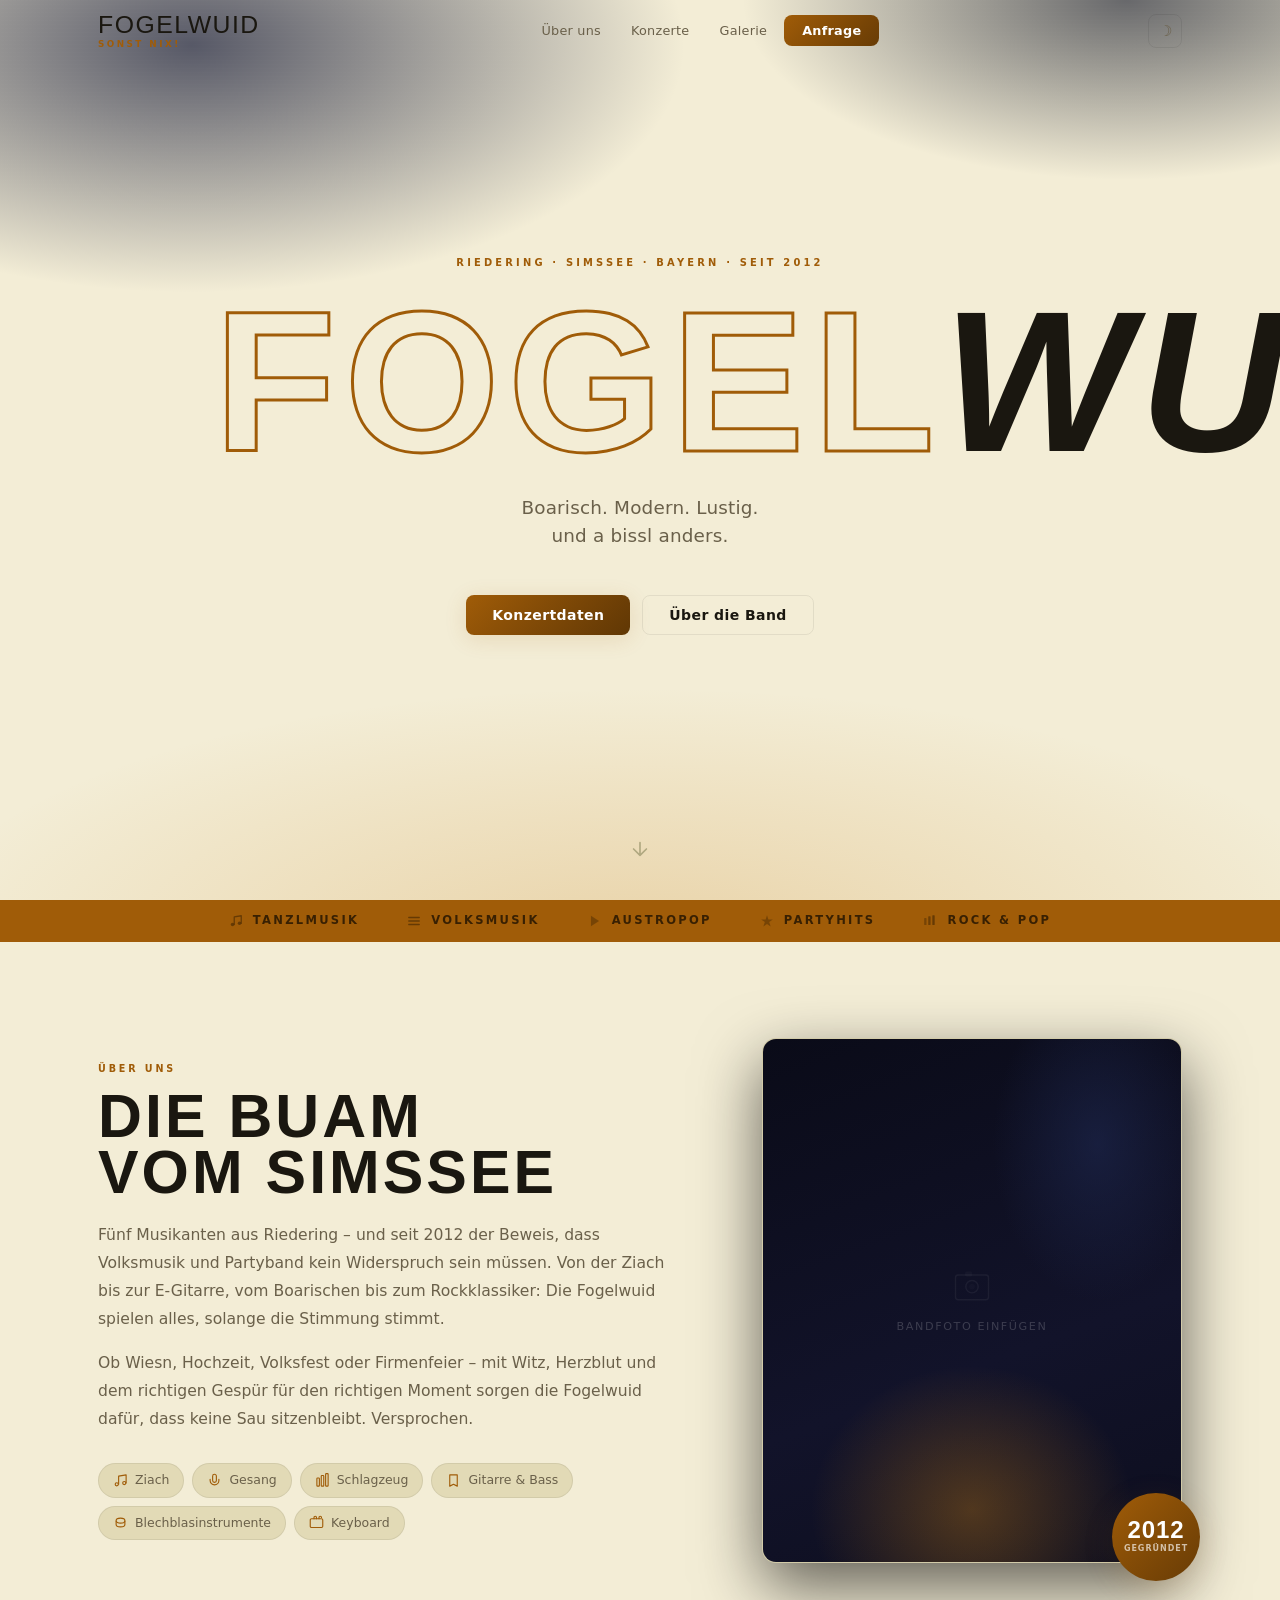
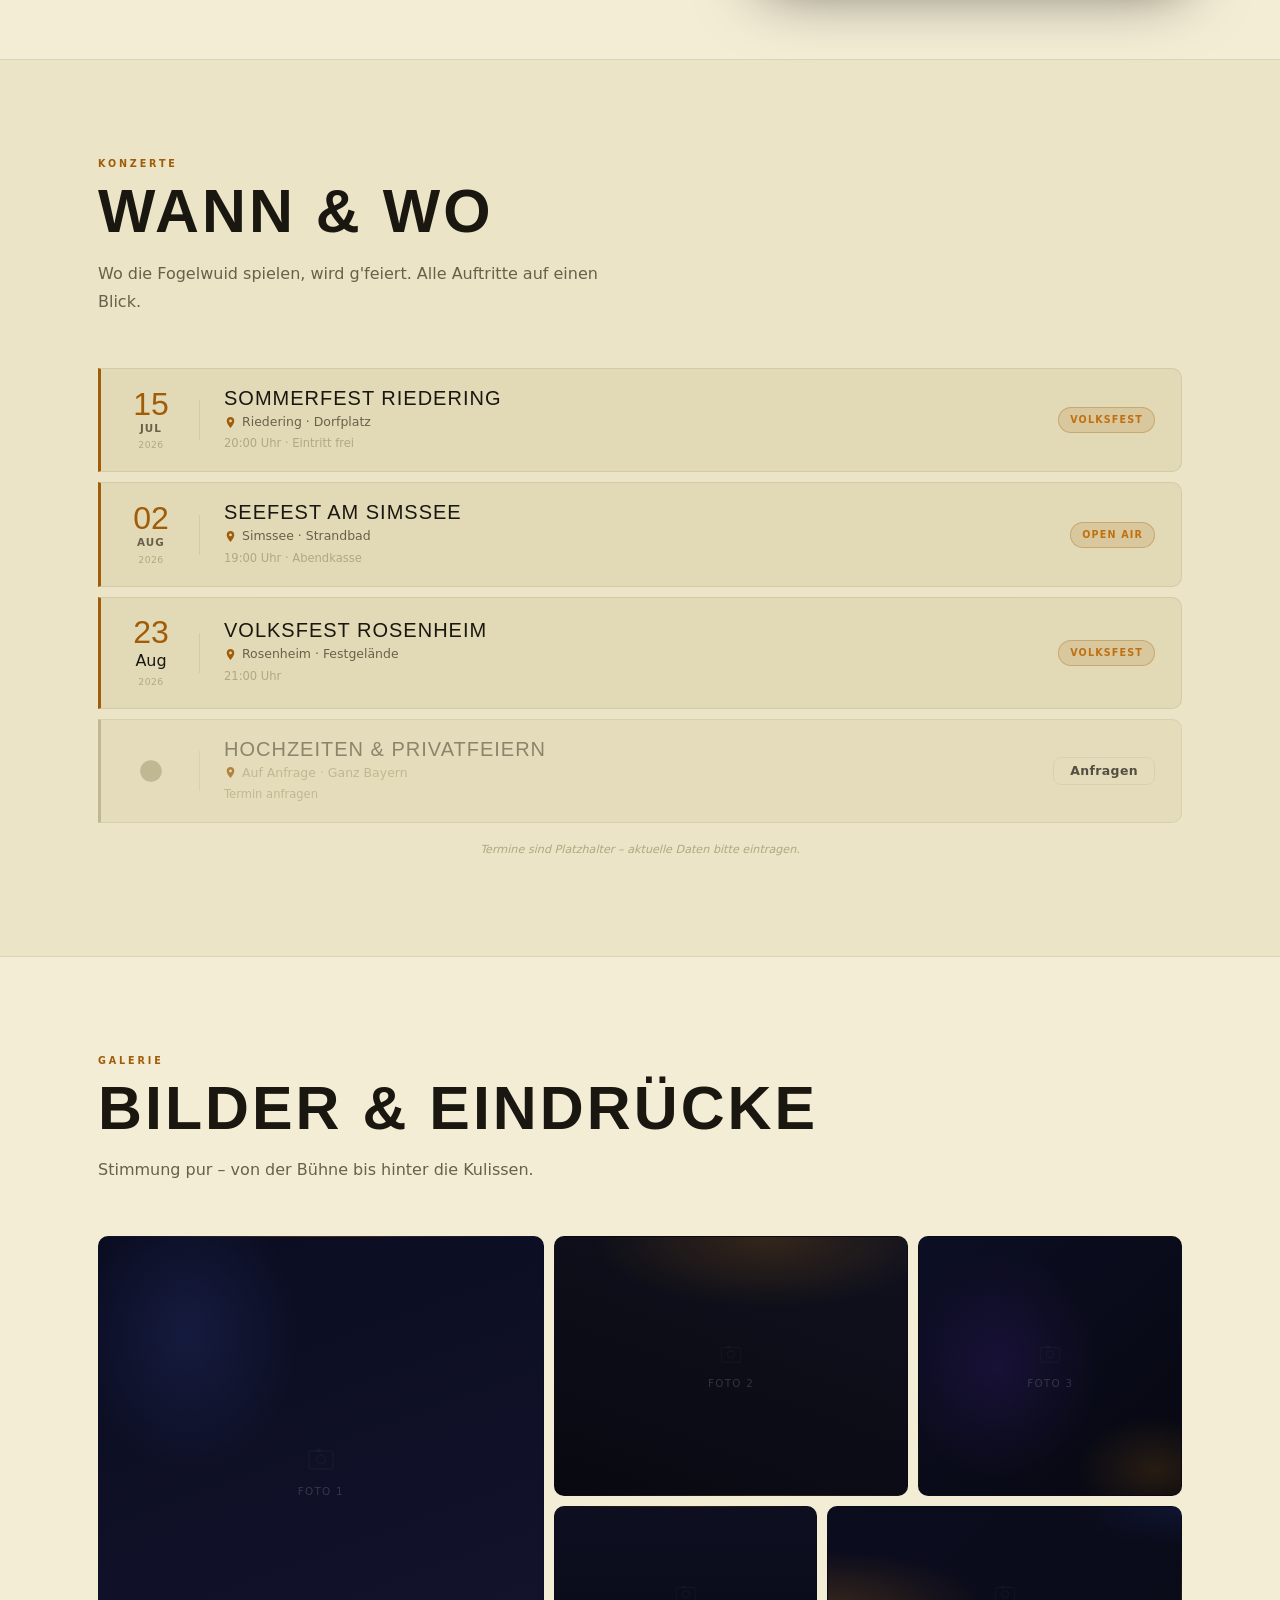
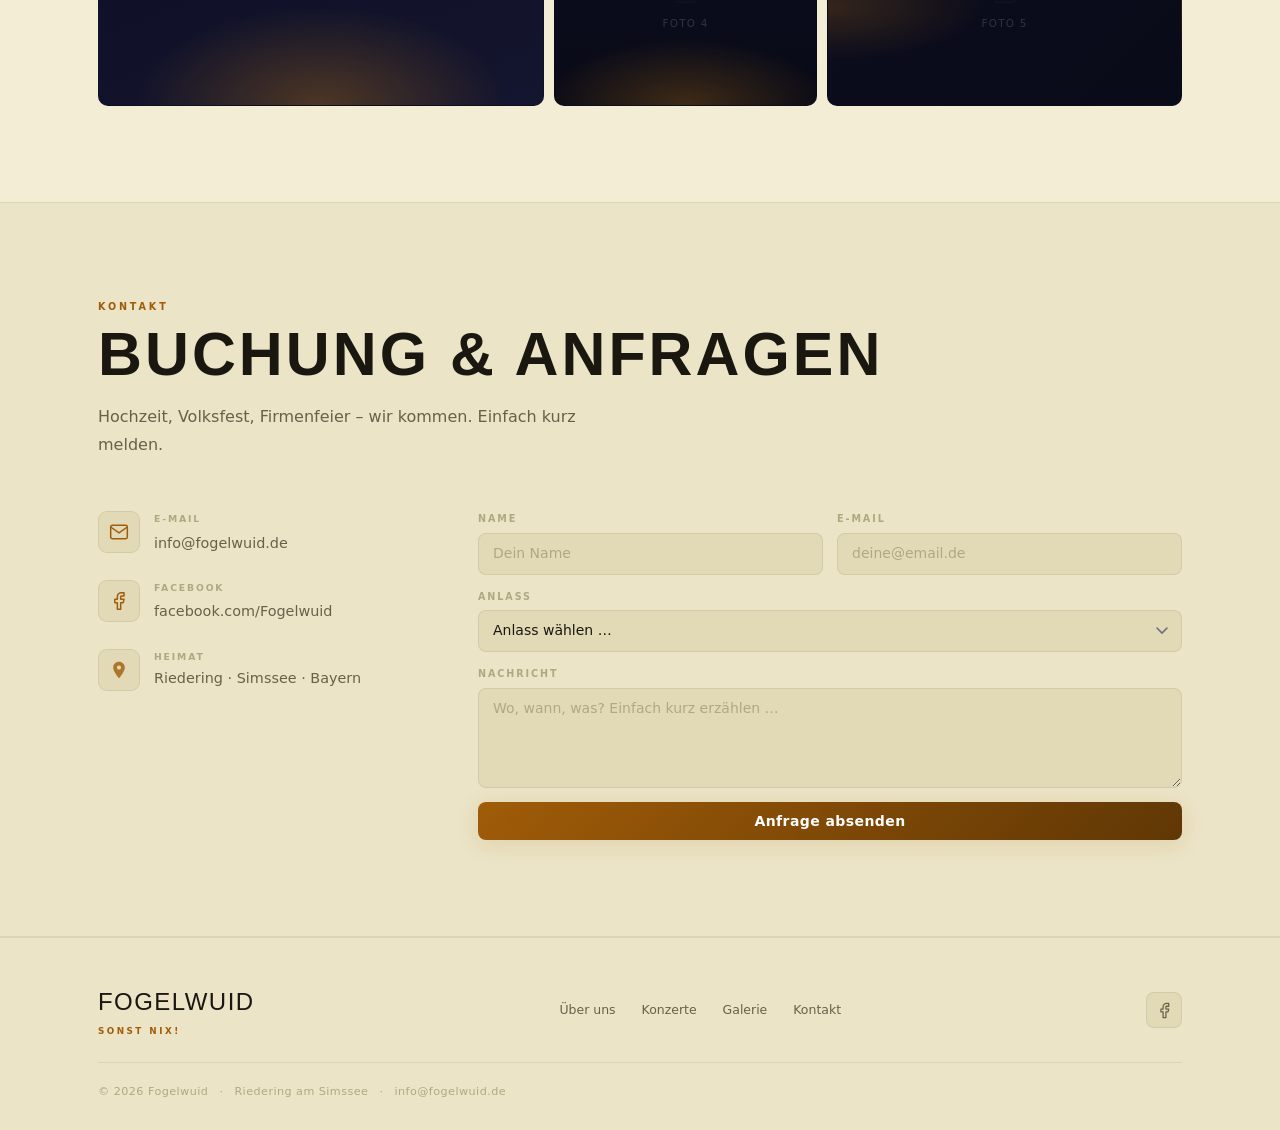
<file: index.html>
<!DOCTYPE html>
<html lang="de">
<head>
  <meta charset="UTF-8" />
  <meta name="viewport" content="width=device-width, initial-scale=1.0" />
  <title>Fogelwuid – sonst nix!</title>
  <meta name="description" content="Fogelwuid – Boarisch, Modern, Lustig und a bissl anders. Partyband aus Riedering am Simssee." />
  <link rel="stylesheet" href="css/band.css" />
</head>
<body>

  <!-- ══════════════════════════════════════════
       NAVIGATION
  ════════════════════════════════════════════ -->
  <nav class="nav" id="nav">
    <div class="nav-inner">
      <a href="#hero" class="nav-logo">
        <span class="nav-logo-w">Fogelwuid</span>
        <span class="nav-logo-s">sonst nix!</span>
      </a>
      <button class="burger" id="burger" aria-label="Menü" aria-expanded="false">
        <span></span><span></span><span></span>
      </button>
      <ul class="nav-ul" id="nav-ul">
        <li><a href="#about">Über uns</a></li>
        <li><a href="#gigs">Konzerte</a></li>
        <li><a href="#gallery">Galerie</a></li>
        <li><a href="#contact" class="cta">Anfrage</a></li>
      </ul>
      <button class="nav-theme" id="theme-btn" title="Theme wechseln" aria-label="Theme wechseln">☽</button>
    </div>
  </nav>

  <!-- ══════════════════════════════════════════
       HERO
  ════════════════════════════════════════════ -->
  <section class="hero" id="hero">
    <!--
      Foto-Tipp: Entfernt die .hero-atm Div und ersetzt sie mit:
      <div class="hero-photo" style="background-image:url('images/hero.jpg')">
        <div class="hero-photo-overlay"></div>
      </div>
    -->
    <div class="hero-atm" aria-hidden="true"></div>
    <div class="hero-body">
      <span class="hero-eyebrow">Riedering · Simssee · Bayern · seit 2012</span>
      <h1 class="hero-name">
        <span class="ghost">Fogel</span><span class="solid">wuid</span>
      </h1>
      <p class="hero-sub">Boarisch. Modern. Lustig.<br>und a bissl anders.</p>
      <div class="hero-acts">
        <a href="#gigs" class="btn btn-fill">Konzertdaten</a>
        <a href="#about" class="btn btn-out">Über die Band</a>
      </div>
    </div>
    <a href="#about" class="hero-scroll" aria-label="Weiter scrollen">
      <svg width="22" height="22" viewBox="0 0 24 24" fill="none">
        <path d="M12 5v14M5 12l7 7 7-7" stroke="currentColor" stroke-width="1.8" stroke-linecap="round" stroke-linejoin="round"/>
      </svg>
    </a>
  </section>

  <!-- ══════════════════════════════════════════
       STRIP
  ════════════════════════════════════════════ -->
  <div class="strip" aria-hidden="true">
    <div class="strip-item">
      <svg width="14" height="14" viewBox="0 0 24 24" fill="none"><path d="M9 18V5l12-2v13" stroke="currentColor" stroke-width="2.2" stroke-linecap="round" stroke-linejoin="round"/><circle cx="6" cy="18" r="3" fill="currentColor"/><circle cx="18" cy="16" r="3" fill="currentColor"/></svg>
      Tanzlmusik
    </div>
    <div class="strip-item">
      <svg width="14" height="14" viewBox="0 0 24 24" fill="none"><path d="M3 18h18M3 12h18M3 6h18" stroke="currentColor" stroke-width="2.2" stroke-linecap="round"/></svg>
      Volksmusik
    </div>
    <div class="strip-item">
      <svg width="14" height="14" viewBox="0 0 24 24" fill="none"><polygon points="5,3 19,12 5,21" fill="currentColor" opacity=".7"/></svg>
      Austropop
    </div>
    <div class="strip-item">
      <svg width="14" height="14" viewBox="0 0 24 24" fill="none"><path d="M12 2l2.4 7.4H22l-6.2 4.5 2.4 7.4L12 17l-6.2 4.3 2.4-7.4L2 9.4h7.6z" fill="currentColor" opacity=".7"/></svg>
      Partyhits
    </div>
    <div class="strip-item">
      <svg width="14" height="14" viewBox="0 0 24 24" fill="none"><rect x="2" y="7" width="4" height="12" rx="1" fill="currentColor" opacity=".7"/><rect x="9" y="4" width="4" height="15" rx="1" fill="currentColor" opacity=".9"/><rect x="16" y="2" width="4" height="17" rx="1" fill="currentColor"/></svg>
      Rock &amp; Pop
    </div>
  </div>

  <!-- ══════════════════════════════════════════
       ÜBER UNS
  ════════════════════════════════════════════ -->
  <section class="sec" id="about">
    <div class="wrap">
      <div class="about-grid">
        <div class="about-text">
          <span class="eyebrow">Über uns</span>
          <h2 class="heading">Die Buam vom Simssee</h2>
          <p>Fünf Musikanten aus Riedering – und seit 2012 der Beweis, dass Volksmusik und Partyband kein Widerspruch sein müssen. Von der Ziach bis zur E-Gitarre, vom Boarischen bis zum Rockklassiker: Die Fogelwuid spielen alles, solange die Stimmung stimmt.</p>
          <p>Ob Wiesn, Hochzeit, Volksfest oder Firmenfeier – mit Witz, Herzblut und dem richtigen Gespür für den richtigen Moment sorgen die Fogelwuid dafür, dass keine Sau sitzenbleibt. Versprochen.</p>
          <div class="chips">
            <div class="chip">
              <svg width="15" height="15" viewBox="0 0 24 24" fill="none"><path d="M9 18V5l12-2v13" stroke="currentColor" stroke-width="1.8" stroke-linecap="round" stroke-linejoin="round"/><circle cx="6" cy="18" r="2.5" stroke="currentColor" stroke-width="1.8"/><circle cx="18" cy="16" r="2.5" stroke="currentColor" stroke-width="1.8"/></svg>
              Ziach
            </div>
            <div class="chip">
              <svg width="15" height="15" viewBox="0 0 24 24" fill="none"><path d="M12 2a3 3 0 0 0-3 3v7a3 3 0 0 0 6 0V5a3 3 0 0 0-3-3z" stroke="currentColor" stroke-width="1.8"/><path d="M19 10v2a7 7 0 0 1-14 0v-2" stroke="currentColor" stroke-width="1.8" stroke-linecap="round"/></svg>
              Gesang
            </div>
            <div class="chip">
              <svg width="15" height="15" viewBox="0 0 24 24" fill="none"><rect x="3" y="8" width="4" height="13" rx="1" stroke="currentColor" stroke-width="1.8"/><rect x="10" y="4" width="4" height="17" rx="1" stroke="currentColor" stroke-width="1.8"/><rect x="17" y="1" width="4" height="20" rx="1" stroke="currentColor" stroke-width="1.8"/></svg>
              Schlagzeug
            </div>
            <div class="chip">
              <svg width="15" height="15" viewBox="0 0 24 24" fill="none"><path d="M6 3h12v18l-6-3-6 3V3z" stroke="currentColor" stroke-width="1.8" stroke-linejoin="round"/></svg>
              Gitarre &amp; Bass
            </div>
            <div class="chip">
              <svg width="15" height="15" viewBox="0 0 24 24" fill="none"><ellipse cx="12" cy="9" rx="7" ry="4" stroke="currentColor" stroke-width="1.8"/><path d="M5 9v6c0 2.2 3.13 4 7 4s7-1.8 7-4V9" stroke="currentColor" stroke-width="1.8"/></svg>
              Blechblasinstrumente
            </div>
            <div class="chip">
              <svg width="15" height="15" viewBox="0 0 24 24" fill="none"><rect x="2" y="6" width="20" height="14" rx="2" stroke="currentColor" stroke-width="1.8"/><path d="M8 6V4a2 2 0 0 1 4 0v2M16 6V4a2 2 0 0 1 4 0" stroke="currentColor" stroke-width="1.8" stroke-linecap="round"/></svg>
              Keyboard
            </div>
          </div>
        </div>
        <div class="about-vis reveal">
          <div class="photo-box">
            <!--
              Bandfoto einfügen:
              Legt das Bild als background-image auf .photo-box:
              style="background-image:url('images/band.jpg')"
              Dann die .ph-portrait Div entfernen.
            -->
            <div class="ph-portrait">
              <svg width="44" height="44" viewBox="0 0 64 64" fill="none"><rect x="8" y="16" width="48" height="36" rx="4" stroke="currentColor" stroke-width="2"/><circle cx="32" cy="33" r="9" stroke="currentColor" stroke-width="2"/><circle cx="32" cy="33" r="4" fill="currentColor" opacity="0.4"/><rect x="22" y="11" width="10" height="7" rx="2" fill="currentColor" opacity="0.5"/></svg>
              Bandfoto einfügen
            </div>
          </div>
          <div class="yr-badge">
            <b>2012</b>
            <small>Gegründet</small>
          </div>
        </div>
      </div>
    </div>
  </section>

  <!-- ══════════════════════════════════════════
       KONZERTE
  ════════════════════════════════════════════ -->
  <section class="sec sec-dark" id="gigs">
    <div class="wrap">
      <span class="eyebrow">Konzerte</span>
      <h2 class="heading">Wann & Wo</h2>
      <p class="lead">Wo die Fogelwuid spielen, wird g'feiert. Alle Auftritte auf einen Blick.</p>

      <div class="gigs-list">

        <div class="gig reveal">
          <div class="gig-dt">
            <span class="gig-dd">15</span>
            <span class="gig-dm">Jul</span>
            <span class="gig-dy">2026</span>
          </div>
          <div class="gig-sep"></div>
          <div class="gig-info">
            <div class="gig-name">Sommerfest Riedering</div>
            <div class="gig-loc">
              <svg width="13" height="13" viewBox="0 0 24 24" fill="none"><path d="M12 2C8.13 2 5 5.13 5 9c0 5.25 7 13 7 13s7-7.75 7-13c0-3.87-3.13-7-7-7zm0 9.5c-1.38 0-2.5-1.12-2.5-2.5s1.12-2.5 2.5-2.5 2.5 1.12 2.5 2.5-1.12 2.5-2.5 2.5z" fill="currentColor"/></svg>
              Riedering · Dorfplatz
            </div>
            <div class="gig-time">20:00 Uhr · Eintritt frei</div>
          </div>
          <span class="tag">Volksfest</span>
        </div>

        <div class="gig reveal">
          <div class="gig-dt">
            <span class="gig-dd">02</span>
            <span class="gig-dm">Aug</span>
            <span class="gig-dy">2026</span>
          </div>
          <div class="gig-sep"></div>
          <div class="gig-info">
            <div class="gig-name">Seefest am Simssee</div>
            <div class="gig-loc">
              <svg width="13" height="13" viewBox="0 0 24 24" fill="none"><path d="M12 2C8.13 2 5 5.13 5 9c0 5.25 7 13 7 13s7-7.75 7-13c0-3.87-3.13-7-7-7zm0 9.5c-1.38 0-2.5-1.12-2.5-2.5s1.12-2.5 2.5-2.5 2.5 1.12 2.5 2.5-1.12 2.5-2.5 2.5z" fill="currentColor"/></svg>
              Simssee · Strandbad
            </div>
            <div class="gig-time">19:00 Uhr · Abendkasse</div>
          </div>
          <span class="tag">Open Air</span>
        </div>

        <div class="gig reveal">
          <div class="gig-dt">
            <span class="gig-dd">23</span>
            <span class="gig-month">Aug</span>
            <span class="gig-dy">2026</span>
          </div>
          <div class="gig-sep"></div>
          <div class="gig-info">
            <div class="gig-name">Volksfest Rosenheim</div>
            <div class="gig-loc">
              <svg width="13" height="13" viewBox="0 0 24 24" fill="none"><path d="M12 2C8.13 2 5 5.13 5 9c0 5.25 7 13 7 13s7-7.75 7-13c0-3.87-3.13-7-7-7zm0 9.5c-1.38 0-2.5-1.12-2.5-2.5s1.12-2.5 2.5-2.5 2.5 1.12 2.5 2.5-1.12 2.5-2.5 2.5z" fill="currentColor"/></svg>
              Rosenheim · Festgelände
            </div>
            <div class="gig-time">21:00 Uhr</div>
          </div>
          <span class="tag">Volksfest</span>
        </div>

        <div class="gig reveal" style="border-left-color:var(--t3);opacity:.72">
          <div class="gig-dt" style="color:var(--t3)">
            <svg width="26" height="26" viewBox="0 0 24 24" fill="none"><path d="M12 22C6.48 22 2 17.52 2 12S6.48 2 12 2s10 4.48 10 10-4.48 10-10 10zm1-7h-2v-6h2v6zm0-8h-2V5h2v2z" fill="currentColor"/></svg>
          </div>
          <div class="gig-sep"></div>
          <div class="gig-info">
            <div class="gig-name" style="color:var(--t2)">Hochzeiten & Privatfeiern</div>
            <div class="gig-loc" style="color:var(--t3)">
              <svg width="13" height="13" viewBox="0 0 24 24" fill="none"><path d="M12 2C8.13 2 5 5.13 5 9c0 5.25 7 13 7 13s7-7.75 7-13c0-3.87-3.13-7-7-7zm0 9.5c-1.38 0-2.5-1.12-2.5-2.5s1.12-2.5 2.5-2.5 2.5 1.12 2.5 2.5-1.12 2.5-2.5 2.5z" fill="currentColor"/></svg>
              Auf Anfrage · Ganz Bayern
            </div>
            <div class="gig-time">Termin anfragen</div>
          </div>
          <a href="#contact" class="btn btn-out" style="padding:7px 16px;font-size:.78rem">Anfragen</a>
        </div>

      </div>
      <p class="gigs-note">Termine sind Platzhalter – aktuelle Daten bitte eintragen.</p>
    </div>
  </section>

  <!-- ══════════════════════════════════════════
       GALERIE
  ════════════════════════════════════════════ -->
  <section class="sec" id="gallery">
    <div class="wrap">
      <span class="eyebrow">Galerie</span>
      <h2 class="heading">Bilder & Eindrücke</h2>
      <p class="lead">Stimmung pur – von der Bühne bis hinter die Kulissen.</p>

      <!--
        Fotos einfügen: Ersetze die .gi-ph Divs durch:
        <div class="gi-photo" style="background-image:url('images/gallery-1.jpg')"></div>
      -->
      <div class="gallery">
        <div class="gi">
          <div class="gi-ph">
            <svg width="32" height="32" viewBox="0 0 64 64" fill="none"><rect x="8" y="16" width="48" height="36" rx="4" stroke="currentColor" stroke-width="2"/><circle cx="32" cy="33" r="9" stroke="currentColor" stroke-width="2"/><rect x="22" y="11" width="10" height="7" rx="2" fill="currentColor" opacity="0.5"/></svg>
            Foto 1
          </div>
        </div>
        <div class="gi">
          <div class="gi-ph">
            <svg width="26" height="26" viewBox="0 0 64 64" fill="none"><rect x="8" y="16" width="48" height="36" rx="4" stroke="currentColor" stroke-width="2"/><circle cx="32" cy="33" r="9" stroke="currentColor" stroke-width="2"/><rect x="22" y="11" width="10" height="7" rx="2" fill="currentColor" opacity="0.5"/></svg>
            Foto 2
          </div>
        </div>
        <div class="gi">
          <div class="gi-ph">
            <svg width="26" height="26" viewBox="0 0 64 64" fill="none"><rect x="8" y="16" width="48" height="36" rx="4" stroke="currentColor" stroke-width="2"/><circle cx="32" cy="33" r="9" stroke="currentColor" stroke-width="2"/><rect x="22" y="11" width="10" height="7" rx="2" fill="currentColor" opacity="0.5"/></svg>
            Foto 3
          </div>
        </div>
        <div class="gi">
          <div class="gi-ph">
            <svg width="26" height="26" viewBox="0 0 64 64" fill="none"><rect x="8" y="16" width="48" height="36" rx="4" stroke="currentColor" stroke-width="2"/><circle cx="32" cy="33" r="9" stroke="currentColor" stroke-width="2"/><rect x="22" y="11" width="10" height="7" rx="2" fill="currentColor" opacity="0.5"/></svg>
            Foto 4
          </div>
        </div>
        <div class="gi">
          <div class="gi-ph">
            <svg width="26" height="26" viewBox="0 0 64 64" fill="none"><rect x="8" y="16" width="48" height="36" rx="4" stroke="currentColor" stroke-width="2"/><circle cx="32" cy="33" r="9" stroke="currentColor" stroke-width="2"/><rect x="22" y="11" width="10" height="7" rx="2" fill="currentColor" opacity="0.5"/></svg>
            Foto 5
          </div>
        </div>
      </div>
    </div>
  </section>

  <!-- ══════════════════════════════════════════
       KONTAKT
  ════════════════════════════════════════════ -->
  <section class="sec sec-dark" id="contact">
    <div class="wrap">
      <span class="eyebrow">Kontakt</span>
      <h2 class="heading">Buchung & Anfragen</h2>
      <p class="lead">Hochzeit, Volksfest, Firmenfeier – wir kommen. Einfach kurz melden.</p>

      <div class="contact-grid">
        <div class="cinfo">
          <div class="ci reveal">
            <div class="ci-icon">
              <svg width="20" height="20" viewBox="0 0 24 24" fill="none"><path d="M4 4h16c1.1 0 2 .9 2 2v12c0 1.1-.9 2-2 2H4c-1.1 0-2-.9-2-2V6c0-1.1.9-2 2-2z" stroke="currentColor" stroke-width="1.8"/><polyline points="22,6 12,13 2,6" stroke="currentColor" stroke-width="1.8"/></svg>
            </div>
            <div>
              <div class="ci-label">E-Mail</div>
              <a href="mailto:info@fogelwuid.de" class="ci-val">info@fogelwuid.de</a>
            </div>
          </div>
          <div class="ci reveal">
            <div class="ci-icon">
              <svg width="20" height="20" viewBox="0 0 24 24" fill="none"><path d="M18 2h-3a5 5 0 0 0-5 5v3H7v4h3v8h4v-8h3l1-4h-4V7a1 1 0 0 1 1-1h3z" stroke="currentColor" stroke-width="1.8" stroke-linejoin="round"/></svg>
            </div>
            <div>
              <div class="ci-label">Facebook</div>
              <a href="https://www.facebook.com/Fogelwuid" target="_blank" rel="noopener" class="ci-val">facebook.com/Fogelwuid</a>
            </div>
          </div>
          <div class="ci reveal">
            <div class="ci-icon">
              <svg width="20" height="20" viewBox="0 0 24 24" fill="none"><path d="M12 2C8.13 2 5 5.13 5 9c0 5.25 7 13 7 13s7-7.75 7-13c0-3.87-3.13-7-7-7zm0 9.5c-1.38 0-2.5-1.12-2.5-2.5s1.12-2.5 2.5-2.5 2.5 1.12 2.5 2.5-1.12 2.5-2.5 2.5z" fill="currentColor" opacity=".8"/></svg>
            </div>
            <div>
              <div class="ci-label">Heimat</div>
              <div class="ci-val">Riedering · Simssee · Bayern</div>
            </div>
          </div>
        </div>

        <form class="cform" id="cform">
          <div class="frow">
            <div class="fg">
              <label for="fn">Name</label>
              <input type="text" id="fn" placeholder="Dein Name" autocomplete="name" />
            </div>
            <div class="fg">
              <label for="fe">E-Mail</label>
              <input type="email" id="fe" placeholder="deine@email.de" autocomplete="email" />
            </div>
          </div>
          <div class="fg">
            <label for="fev">Anlass</label>
            <select id="fev">
              <option value="">Anlass wählen …</option>
              <option>Hochzeit</option>
              <option>Volksfest / Wiesn</option>
              <option>Geburtstag / Jubiläum</option>
              <option>Firmenfeier</option>
              <option>Open Air / Festival</option>
              <option>Sonstiges</option>
            </select>
          </div>
          <div class="fg">
            <label for="fm">Nachricht</label>
            <textarea id="fm" rows="4" placeholder="Wo, wann, was? Einfach kurz erzählen …"></textarea>
          </div>
          <button type="submit" class="btn btn-fill btn-full">Anfrage absenden</button>
        </form>
      </div>
    </div>
  </section>

  <!-- ══════════════════════════════════════════
       FOOTER
  ════════════════════════════════════════════ -->
  <footer class="footer">
    <div class="wrap">
      <div class="foot-inner">
        <div>
          <span class="foot-logo-w">Fogelwuid</span>
          <span class="foot-logo-s">sonst nix!</span>
        </div>
        <nav class="foot-nav" aria-label="Footer Navigation">
          <a href="#about">Über uns</a>
          <a href="#gigs">Konzerte</a>
          <a href="#gallery">Galerie</a>
          <a href="#contact">Kontakt</a>
        </nav>
        <div class="foot-soc">
          <a href="https://www.facebook.com/Fogelwuid" target="_blank" rel="noopener" aria-label="Facebook">
            <svg width="17" height="17" viewBox="0 0 24 24" fill="none"><path d="M18 2h-3a5 5 0 0 0-5 5v3H7v4h3v8h4v-8h3l1-4h-4V7a1 1 0 0 1 1-1h3z" stroke="currentColor" stroke-width="1.8" stroke-linejoin="round"/></svg>
          </a>
        </div>
      </div>
      <p class="foot-copy">
        &copy; 2026 Fogelwuid
        <span class="dot">·</span>
        Riedering am Simssee
        <span class="dot">·</span>
        <a href="mailto:info@fogelwuid.de">info@fogelwuid.de</a>
      </p>
    </div>
  </footer>

  <div id="toast" aria-live="polite"></div>

  <script src="js/band.js"></script>
</body>
</html>
</file>
<file: css/band.css>
/* ============================================================
   Fogelwuid – Band Website Stylesheet
   ============================================================ */

/* ── Tokens ───────────────────────────────────────────────── */
:root {
  --bg:        #07080e;
  --s1:        #0d0e1d;
  --s2:        #131428;
  --bdr:       rgba(255,255,255,0.06);
  --acc:       #c97f14;
  --acc-hi:    #f0ac38;
  --acc-glow:  rgba(201,127,20,0.18);
  --t1:        #e6e0d4;
  --t2:        #6e6c7e;
  --t3:        #30304a;
  --nav-h:     62px;
}
@media (prefers-color-scheme: light) { :root {
  --bg:       #f3edd6;
  --s1:       #ebe4c6;
  --s2:       #e2dab6;
  --bdr:      rgba(0,0,0,0.07);
  --acc:      #a05c08;
  --acc-hi:   #c07010;
  --acc-glow: rgba(160,92,8,0.14);
  --t1:       #1a1710;
  --t2:       #6a604a;
  --t3:       #b0a880;
}}
:root[data-theme="dark"] {
  --bg: #07080e; --s1: #0d0e1d; --s2: #131428;
  --bdr: rgba(255,255,255,0.06);
  --acc: #c97f14; --acc-hi: #f0ac38;
  --acc-glow: rgba(201,127,20,0.18);
  --t1: #e6e0d4; --t2: #6e6c7e; --t3: #30304a;
}
:root[data-theme="light"] {
  --bg: #f3edd6; --s1: #ebe4c6; --s2: #e2dab6;
  --bdr: rgba(0,0,0,0.07);
  --acc: #a05c08; --acc-hi: #c07010;
  --acc-glow: rgba(160,92,8,0.14);
  --t1: #1a1710; --t2: #6a604a; --t3: #b0a880;
}

/* ── Reset ────────────────────────────────────────────────── */
*, *::before, *::after { box-sizing: border-box; margin: 0; padding: 0; }
html { scroll-behavior: smooth; font-size: 16px; }
body {
  font-family: system-ui, -apple-system, 'Segoe UI', Helvetica, Arial, sans-serif;
  background: var(--bg);
  color: var(--t1);
  line-height: 1.65;
  overflow-x: hidden;
  transition: background .3s, color .3s;
}
a { color: inherit; text-decoration: none; }
img { max-width: 100%; display: block; }

/* ── Nav ──────────────────────────────────────────────────── */
.nav {
  position: fixed; top: 0; left: 0; right: 0;
  height: var(--nav-h); z-index: 200;
  transition: background .35s, border-color .35s;
  border-bottom: 1px solid transparent;
}
.nav.on {
  background: color-mix(in srgb, var(--bg) 90%, transparent);
  backdrop-filter: blur(18px); -webkit-backdrop-filter: blur(18px);
  border-color: var(--bdr);
}
.nav-inner {
  max-width: 1140px; margin: 0 auto; padding: 0 28px;
  height: 100%; display: flex; align-items: center; justify-content: space-between; gap: 20px;
}
.nav-logo { display: flex; flex-direction: column; line-height: 1; gap: 2px; }
.nav-logo-w {
  font-family: Impact, 'Arial Narrow', Haettenschweiler, sans-serif;
  font-size: 1.55rem; letter-spacing: .06em; text-transform: uppercase; color: var(--t1);
}
.nav-logo-s {
  font-size: .55rem; font-weight: 700; letter-spacing: .28em;
  text-transform: uppercase; color: var(--acc);
}
.nav-ul { display: flex; align-items: center; gap: 4px; list-style: none; }
.nav-ul a {
  font-size: .8rem; font-weight: 500; color: var(--t2);
  padding: 7px 13px; border-radius: 8px; transition: color .2s, background .2s; letter-spacing: .02em;
}
.nav-ul a:hover { color: var(--t1); }
.nav-ul .cta {
  background: linear-gradient(135deg, var(--acc), color-mix(in srgb, var(--acc) 65%, #000));
  color: #fff; font-weight: 700; padding: 8px 18px; border-radius: 8px;
}
.nav-ul .cta:hover { filter: brightness(1.1); color: #fff; }
.nav-theme {
  background: none; border: 1px solid var(--bdr); color: var(--t2);
  width: 34px; height: 34px; border-radius: 8px; cursor: pointer;
  display: flex; align-items: center; justify-content: center;
  font-size: .95rem; transition: border-color .2s, color .2s; flex-shrink: 0;
}
.nav-theme:hover { border-color: var(--acc); color: var(--acc); }
.burger {
  display: none; flex-direction: column; gap: 5px;
  background: none; border: none; cursor: pointer; padding: 8px;
}
.burger span {
  display: block; width: 22px; height: 2px;
  background: var(--t1); border-radius: 2px; transition: all .25s;
}

/* ── Buttons ──────────────────────────────────────────────── */
.btn {
  display: inline-flex; align-items: center; justify-content: center;
  padding: 12px 26px; border-radius: 8px; border: none; cursor: pointer;
  font: 600 .875rem/1 system-ui, -apple-system, sans-serif;
  letter-spacing: .03em; transition: all .22s; white-space: nowrap;
}
.btn-fill {
  background: linear-gradient(135deg, var(--acc), color-mix(in srgb, var(--acc) 60%, #000));
  color: #fff; box-shadow: 0 4px 22px var(--acc-glow);
}
.btn-fill:hover { filter: brightness(1.12); transform: translateY(-2px); box-shadow: 0 8px 30px var(--acc-glow); }
.btn-out { background: transparent; color: var(--t1); border: 1px solid var(--bdr); }
.btn-out:hover { border-color: var(--acc); color: var(--acc); background: var(--acc-glow); }
.btn-full { width: 100%; }

/* ── Hero ─────────────────────────────────────────────────── */
.hero {
  min-height: 100svh; position: relative;
  display: flex; align-items: center; justify-content: center; overflow: hidden;
}
.hero-atm {
  position: absolute; inset: 0;
  background:
    radial-gradient(ellipse 110% 55% at 50% 105%, rgba(201,127,20,.24) 0%, transparent 52%),
    radial-gradient(ellipse 70% 50% at 15% 5%, rgba(20,25,55,.7) 0%, transparent 55%),
    radial-gradient(ellipse 60% 40% at 88% 0%, rgba(10,15,35,.6) 0%, transparent 50%),
    var(--bg);
}
.hero-atm::after {
  content: ''; position: absolute; inset: 0;
  background-image: repeating-linear-gradient(
    0deg, rgba(255,255,255,0) 0px, rgba(255,255,255,0) 3px,
    rgba(255,255,255,.008) 3px, rgba(255,255,255,.008) 4px
  );
  pointer-events: none;
}
/* When a real hero photo is added, these styles apply */
.hero-photo {
  position: absolute; inset: 0;
  background-size: cover; background-position: center top;
}
.hero-photo-overlay {
  position: absolute; inset: 0;
  background: linear-gradient(to bottom, rgba(7,8,14,.3) 0%, rgba(7,8,14,.1) 35%, rgba(7,8,14,.6) 72%, rgba(7,8,14,.97) 100%);
}
.hero-body {
  position: relative; z-index: 1; text-align: center;
  padding: calc(var(--nav-h) + 48px) 24px 120px; max-width: 900px; width: 100%;
}
.hero-eyebrow {
  font-size: .62rem; font-weight: 700; letter-spacing: .32em;
  text-transform: uppercase; color: var(--acc); margin-bottom: 22px; display: block;
}
.hero-name {
  display: block;
  font-family: Impact, 'Arial Narrow', Haettenschweiler, sans-serif;
  font-size: clamp(5.5rem, 16vw, 12.5rem);
  line-height: .88; letter-spacing: .04em; text-transform: uppercase;
  margin-bottom: 24px; text-wrap: balance;
}
.hero-name .ghost {
  -webkit-text-stroke: 3px var(--acc);
  color: transparent;
  display: inline;
}
.hero-name .solid {
  color: var(--t1); display: inline; font-style: italic;
}
.hero-sub {
  font-size: clamp(.9rem, 2.2vw, 1.15rem);
  color: var(--t2); margin-bottom: 44px;
  line-height: 1.55; font-weight: 300; letter-spacing: .01em;
}
.hero-acts { display: flex; gap: 12px; justify-content: center; flex-wrap: wrap; }
.hero-scroll {
  position: absolute; bottom: 32px; left: 50%; transform: translateX(-50%);
  color: var(--t3); z-index: 1;
  animation: arrowbounce 2.4s ease-in-out infinite;
  transition: color .2s;
}
.hero-scroll:hover { color: var(--acc); }
@keyframes arrowbounce {
  0%, 100% { transform: translateX(-50%) translateY(0); }
  50%       { transform: translateX(-50%) translateY(9px); }
}

/* ── Strip ────────────────────────────────────────────────── */
.strip {
  background: var(--acc); padding: 14px 28px;
  display: flex; align-items: center; justify-content: center; gap: 48px; flex-wrap: wrap;
}
.strip-item {
  display: flex; align-items: center; gap: 10px;
  font: 700 .72rem/1 system-ui, sans-serif;
  letter-spacing: .2em; text-transform: uppercase; color: rgba(0,0,0,.65);
}
.strip-item svg { opacity: .55; }

/* ── Sections ─────────────────────────────────────────────── */
.sec { padding: 96px 0; }
.sec-dark {
  background: var(--s1);
  border-top: 1px solid var(--bdr); border-bottom: 1px solid var(--bdr);
}
.wrap { max-width: 1140px; margin: 0 auto; padding: 0 28px; }
.eyebrow {
  font-size: .6rem; font-weight: 700; letter-spacing: .3em;
  text-transform: uppercase; color: var(--acc); margin-bottom: 12px; display: block;
}
.heading {
  font-family: Impact, 'Arial Narrow', Haettenschweiler, sans-serif;
  font-size: clamp(2.2rem, 5vw, 3.8rem);
  text-transform: uppercase; letter-spacing: .05em;
  line-height: .92; color: var(--t1); margin-bottom: 20px; text-wrap: balance;
}
.lead { font-size: 1rem; color: var(--t2); max-width: 520px; line-height: 1.75; margin-bottom: 52px; }

/* ── About ────────────────────────────────────────────────── */
.about-grid { display: grid; grid-template-columns: 1fr 420px; gap: 72px; align-items: center; }
.about-text p { color: var(--t2); font-size: .975rem; line-height: 1.8; margin-bottom: 16px; }
.chips { display: flex; flex-wrap: wrap; gap: 8px; margin-top: 30px; }
.chip {
  display: flex; align-items: center; gap: 7px;
  background: var(--s2); border: 1px solid var(--bdr);
  color: var(--t2); font-size: .78rem; font-weight: 500;
  padding: 6px 14px; border-radius: 20px; transition: border-color .2s, color .2s;
}
.chip:hover { border-color: color-mix(in srgb, var(--acc) 40%, transparent); color: var(--acc-hi); }
.chip svg { color: var(--acc); flex-shrink: 0; }
.about-vis { position: relative; }
.photo-box {
  aspect-ratio: 4/5; border-radius: 14px; overflow: hidden;
  border: 1px solid var(--bdr); box-shadow: 0 24px 64px rgba(0,0,0,.6);
  position: relative; background-color: var(--s2);
  background-size: cover; background-position: center;
}
.ph-portrait {
  width: 100%; height: 100%;
  background:
    radial-gradient(ellipse 70% 50% at 50% 90%, rgba(201,127,20,.35) 0%, transparent 55%),
    radial-gradient(ellipse 50% 60% at 80% 20%, rgba(30,40,80,.6) 0%, transparent 50%),
    linear-gradient(160deg, #0a0b18 0%, #12132a 60%, #0d0e1e 100%);
  display: flex; flex-direction: column; align-items: center; justify-content: center;
  gap: 10px; color: rgba(255,255,255,.18); font-size: .7rem; letter-spacing: .14em; text-transform: uppercase;
}
.ph-portrait svg { opacity: .3; }
.yr-badge {
  position: absolute; bottom: -18px; right: -18px;
  width: 88px; height: 88px; border-radius: 50%;
  background: linear-gradient(135deg, var(--acc), color-mix(in srgb, var(--acc) 65%, #000));
  display: flex; flex-direction: column; align-items: center; justify-content: center;
  box-shadow: 0 8px 32px var(--acc-glow);
}
.yr-badge b {
  font-family: Impact, sans-serif; font-size: 1.5rem; color: #fff;
  letter-spacing: .04em; line-height: 1;
}
.yr-badge small {
  font-size: .5rem; font-weight: 700; letter-spacing: .12em;
  text-transform: uppercase; color: rgba(255,255,255,.65);
}

/* ── Gigs ─────────────────────────────────────────────────── */
.gigs-list { display: flex; flex-direction: column; gap: 10px; margin-bottom: 18px; }
.gig {
  display: flex; align-items: center; gap: 24px; padding: 18px 26px;
  background: var(--s2); border: 1px solid var(--bdr);
  border-left: 3px solid var(--acc); border-radius: 0 10px 10px 0;
  transition: transform .22s, box-shadow .22s, background .22s;
}
.gig:hover {
  transform: translateX(5px);
  background: color-mix(in srgb, var(--s2) 80%, var(--acc-glow));
  box-shadow: -5px 0 22px var(--acc-glow);
}
.gig-dt { display: flex; flex-direction: column; align-items: center; min-width: 48px; flex-shrink: 0; }
.gig-dd {
  font-family: Impact, sans-serif; font-size: 2rem;
  color: var(--acc); line-height: 1;
}
.gig-dm { font-size: .65rem; font-weight: 700; letter-spacing: .1em; text-transform: uppercase; color: var(--t2); }
.gig-dy { font-size: .58rem; color: var(--t3); letter-spacing: .05em; }
.gig-sep { width: 1px; height: 40px; background: var(--bdr); flex-shrink: 0; }
.gig-info { flex: 1; min-width: 0; }
.gig-name {
  font-family: Impact, sans-serif; font-size: 1.25rem;
  text-transform: uppercase; letter-spacing: .05em; color: var(--t1); line-height: 1.1;
}
.gig-loc { display: flex; align-items: center; gap: 5px; font-size: .78rem; color: var(--t2); margin-top: 3px; }
.gig-loc svg { flex-shrink: 0; color: var(--acc); }
.gig-time { font-size: .72rem; color: var(--t3); margin-top: 2px; }
.tag {
  background: var(--acc-glow); border: 1px solid color-mix(in srgb, var(--acc) 30%, transparent);
  color: var(--acc-hi); font-size: .6rem; font-weight: 700;
  letter-spacing: .12em; text-transform: uppercase;
  padding: 4px 11px; border-radius: 20px; white-space: nowrap; flex-shrink: 0;
}
.gigs-note { font-size: .7rem; color: var(--t3); font-style: italic; text-align: center; margin-top: 6px; }

/* ── Gallery ──────────────────────────────────────────────── */
.gallery {
  display: grid;
  grid-template-columns: repeat(12, 1fr);
  grid-template-rows: 260px 200px;
  gap: 10px;
}
.gi { border-radius: 10px; overflow: hidden; position: relative; }
.gi:nth-child(1) { grid-column: 1/6; grid-row: 1/3; }
.gi:nth-child(2) { grid-column: 6/10; grid-row: 1/2; }
.gi:nth-child(3) { grid-column: 10/13; grid-row: 1/2; }
.gi:nth-child(4) { grid-column: 6/9; grid-row: 2/3; }
.gi:nth-child(5) { grid-column: 9/13; grid-row: 2/3; }
.gi-ph {
  width: 100%; height: 100%;
  display: flex; flex-direction: column; align-items: center; justify-content: center;
  gap: 8px; color: rgba(255,255,255,.16); font-size: .65rem; letter-spacing: .12em; text-transform: uppercase;
  transition: all .4s ease; border: 1px solid var(--bdr);
  background-size: cover; background-position: center;
}
.gi:hover .gi-ph { color: rgba(255,255,255,.28); }
.gi:nth-child(1) .gi-ph {
  background:
    radial-gradient(ellipse 80% 40% at 50% 100%, rgba(201,127,20,.32) 0%, transparent 52%),
    radial-gradient(ellipse 50% 60% at 20% 20%, rgba(30,40,90,.5) 0%, transparent 50%),
    linear-gradient(160deg, #0a0c20, #14152e);
}
.gi:nth-child(2) .gi-ph {
  background:
    radial-gradient(ellipse 90% 50% at 60% 0%, rgba(201,127,20,.20) 0%, transparent 55%),
    linear-gradient(200deg, #10111e, #080910);
}
.gi:nth-child(3) .gi-ph {
  background:
    radial-gradient(ellipse 70% 80% at 30% 50%, rgba(80,40,160,.2) 0%, transparent 55%),
    radial-gradient(ellipse 60% 40% at 90% 90%, rgba(201,127,20,.16) 0%, transparent 50%),
    linear-gradient(140deg, #0c0e24, #070810);
}
.gi:nth-child(4) .gi-ph {
  background:
    radial-gradient(ellipse 100% 60% at 50% 100%, rgba(201,127,20,.28) 0%, transparent 55%),
    linear-gradient(180deg, #0d0e20, #090a16);
}
.gi:nth-child(5) .gi-ph {
  background:
    radial-gradient(ellipse 80% 50% at 0% 50%, rgba(201,127,20,.22) 0%, transparent 55%),
    radial-gradient(ellipse 60% 40% at 100% 0%, rgba(20,30,70,.5) 0%, transparent 50%),
    linear-gradient(135deg, #0b0c1e, #0a0b18);
}
.gi-ph svg { opacity: .28; }
/* When real photos are added */
.gi-photo {
  position: absolute; inset: 0;
  background-size: cover; background-position: center;
  transition: transform .4s ease;
}
.gi:hover .gi-photo { transform: scale(1.05); }

/* ── Contact ──────────────────────────────────────────────── */
.contact-grid { display: grid; grid-template-columns: 320px 1fr; gap: 60px; align-items: start; }
.cinfo { display: flex; flex-direction: column; gap: 24px; }
.ci { display: flex; gap: 14px; align-items: flex-start; }
.ci-icon {
  width: 42px; height: 42px; border-radius: 9px;
  background: var(--s2); border: 1px solid var(--bdr);
  display: flex; align-items: center; justify-content: center;
  color: var(--acc); flex-shrink: 0;
}
.ci-label { font-size: .58rem; font-weight: 700; letter-spacing: .2em; text-transform: uppercase; color: var(--t3); margin-bottom: 3px; }
.ci-val { font-size: .9rem; color: var(--t2); font-weight: 500; transition: color .2s; }
a.ci-val:hover { color: var(--acc); }
.cform { display: flex; flex-direction: column; gap: 14px; }
.frow { display: grid; grid-template-columns: 1fr 1fr; gap: 14px; }
.fg { display: flex; flex-direction: column; gap: 6px; }
.fg label { font-size: .6rem; font-weight: 700; letter-spacing: .2em; text-transform: uppercase; color: var(--t3); }
.fg input, .fg select, .fg textarea {
  background: var(--s2); border: 1px solid var(--bdr); color: var(--t1);
  padding: 10px 14px; border-radius: 8px;
  font: 400 .875rem/1.4 system-ui, sans-serif;
  outline: none; transition: border-color .2s, box-shadow .2s; resize: vertical;
}
.fg input::placeholder, .fg textarea::placeholder { color: var(--t3); }
.fg select {
  appearance: none; cursor: pointer;
  background-image: url("data:image/svg+xml,%3Csvg xmlns='http://www.w3.org/2000/svg' width='12' height='8' viewBox='0 0 12 8'%3E%3Cpath d='M1 1l5 5 5-5' stroke='%236e6c7e' stroke-width='1.6' fill='none' stroke-linecap='round'/%3E%3C/svg%3E");
  background-repeat: no-repeat; background-position: right 13px center; padding-right: 38px;
}
.fg select option { background: var(--s2); }
.fg input:focus, .fg select:focus, .fg textarea:focus {
  border-color: var(--acc); box-shadow: 0 0 0 3px var(--acc-glow);
}

/* ── Footer ───────────────────────────────────────────────── */
.footer { background: var(--s1); border-top: 1px solid var(--bdr); padding: 44px 0 28px; }
.foot-inner {
  display: flex; align-items: center; justify-content: space-between;
  gap: 24px; flex-wrap: wrap;
  padding-bottom: 24px; margin-bottom: 20px; border-bottom: 1px solid var(--bdr);
}
.foot-logo-w { font-family: Impact, sans-serif; font-size: 1.5rem; letter-spacing: .06em; text-transform: uppercase; color: var(--t1); }
.foot-logo-s { font-size: .55rem; font-weight: 700; letter-spacing: .28em; text-transform: uppercase; color: var(--acc); display: block; margin-top: 2px; }
.foot-nav { display: flex; gap: 4px; flex-wrap: wrap; }
.foot-nav a { font-size: .78rem; color: var(--t2); padding: 5px 11px; border-radius: 6px; transition: color .2s; }
.foot-nav a:hover { color: var(--acc); }
.foot-soc { display: flex; gap: 8px; }
.foot-soc a {
  width: 36px; height: 36px; border-radius: 8px;
  border: 1px solid var(--bdr); background: var(--s2);
  display: flex; align-items: center; justify-content: center;
  color: var(--t2); transition: all .2s;
}
.foot-soc a:hover { border-color: color-mix(in srgb, var(--acc) 40%, transparent); color: var(--acc); }
.foot-copy { font-size: .7rem; color: var(--t3); letter-spacing: .04em; }
.foot-copy a { color: var(--t3); transition: color .2s; }
.foot-copy a:hover { color: var(--acc); }
.dot { margin: 0 7px; }

/* ── Scroll reveal ────────────────────────────────────────── */
.reveal { opacity: 0; transform: translateY(18px); transition: opacity .55s ease, transform .55s ease; }
.reveal.vis { opacity: 1; transform: translateY(0); }
@media (prefers-reduced-motion: reduce) {
  .reveal { opacity: 1; transform: none; transition: none; }
  .hero-scroll { animation: none; }
}

/* ── Responsive ───────────────────────────────────────────── */
@media (max-width: 1000px) {
  .about-grid { grid-template-columns: 1fr; gap: 48px; }
  .about-vis { max-width: 380px; }
  .contact-grid { grid-template-columns: 1fr; gap: 40px; }
  .gallery { grid-template-columns: repeat(6, 1fr); grid-template-rows: 240px 180px; }
  .gi:nth-child(1) { grid-column: 1/4; grid-row: 1/3; }
  .gi:nth-child(2) { grid-column: 4/7; grid-row: 1/2; }
  .gi:nth-child(3) { display: none; }
  .gi:nth-child(4) { grid-column: 4/7; grid-row: 2/3; }
  .gi:nth-child(5) { display: none; }
}
@media (max-width: 768px) {
  .sec { padding: 68px 0; }
  .wrap { padding: 0 18px; }
  .nav-ul {
    display: none; flex-direction: column;
    position: fixed; top: var(--nav-h); left: 0; right: 0; bottom: 0;
    background: color-mix(in srgb, var(--bg) 96%, transparent);
    backdrop-filter: blur(20px); padding: 28px 20px; gap: 4px; z-index: 199;
  }
  .nav-ul.open { display: flex; }
  .nav-ul a { font-size: 1rem; padding: 13px 16px; border-radius: 9px; }
  .burger { display: flex; }
  .strip { gap: 24px; }
  .frow { grid-template-columns: 1fr; }
  .gig { flex-wrap: wrap; gap: 12px; padding: 14px 18px; }
  .foot-inner { flex-direction: column; align-items: flex-start; gap: 16px; }
}
@media (max-width: 520px) {
  .hero-acts { flex-direction: column; align-items: center; }
  .gallery { grid-template-columns: 1fr 1fr; grid-template-rows: 180px 180px 180px; }
  .gi:nth-child(1) { grid-column: 1/3; grid-row: 1/2; }
  .gi:nth-child(2) { grid-column: 1/2; grid-row: 2/3; display: block; }
  .gi:nth-child(4) { grid-column: 2/3; grid-row: 2/3; }
  .gi:nth-child(5) { display: block; grid-column: 1/3; grid-row: 3/4; }
}
</file>
